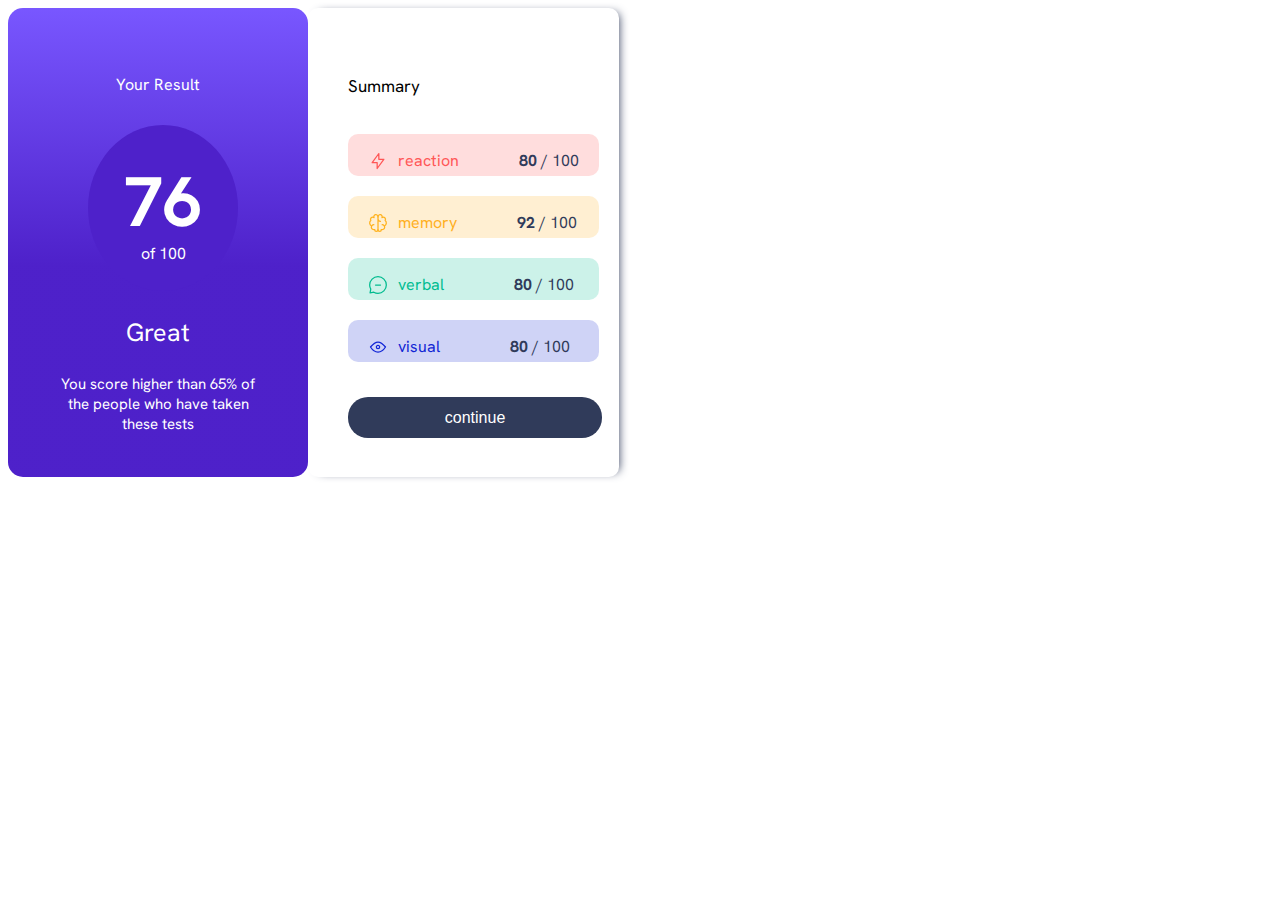
<file: index.html>
<!DOCTYPE html>
<html lang="en">
<head>
    <meta charset="UTF-8">
    <link rel="stylesheet" href="result.css">
    <style>
        @import url('https://fonts.googleapis.com/css2?family=Hanken+Grotesk:ital,wght@0,100..900;1,100..900&display=swap');
        </style>
    <meta http-equiv="X-UA-Compatible" content="IE=edge">
    <meta name="viewport" content="width=device-width, initial-scale=1.0">
    <title>Document</title>
</head>
<body>
    <div class="page">
        <div class="result">
            <p class="your">Your Result</p>
            <div class="score"><h1 class="seven">76</h1> <p>of 100</p></div>
            <p class="great">Great</p>
            <p class="text">You score higher than 65% of the people who have taken these tests</p>
        </div>

        <div class="summary">
            <p class="sum">Summary</p>
            <div class="reaction">
                <img src="icon-reaction.svg" alt="">
                <p class="reaction-text">reaction</p>
                <p class="reaction-score"><b>80</b> / 100</p>
            </div>
            <div class="memory">
                <img src="icon-memory.svg" alt="">
                <p class="memory-text">memory</p>
                <p class="memory-score"><b>92</b> / 100</p>
            </div>
            <div class="verbal">
                <img src="icon-verbal.svg" alt="">
                <p class="reaction-text">verbal</p>
                <p class="verbal-score"><b>80 </b>/ 100</p>
            </div>
            <div class="visual">
                <img src="icon-visual.svg" alt="">
                <p class="reaction-text">visual</p>
                <p class="visual-score"><b>80</b> / 100</p>
            </div>

        <button>continue</button>
        </div>

    </div>

</body>
</html>
</file>
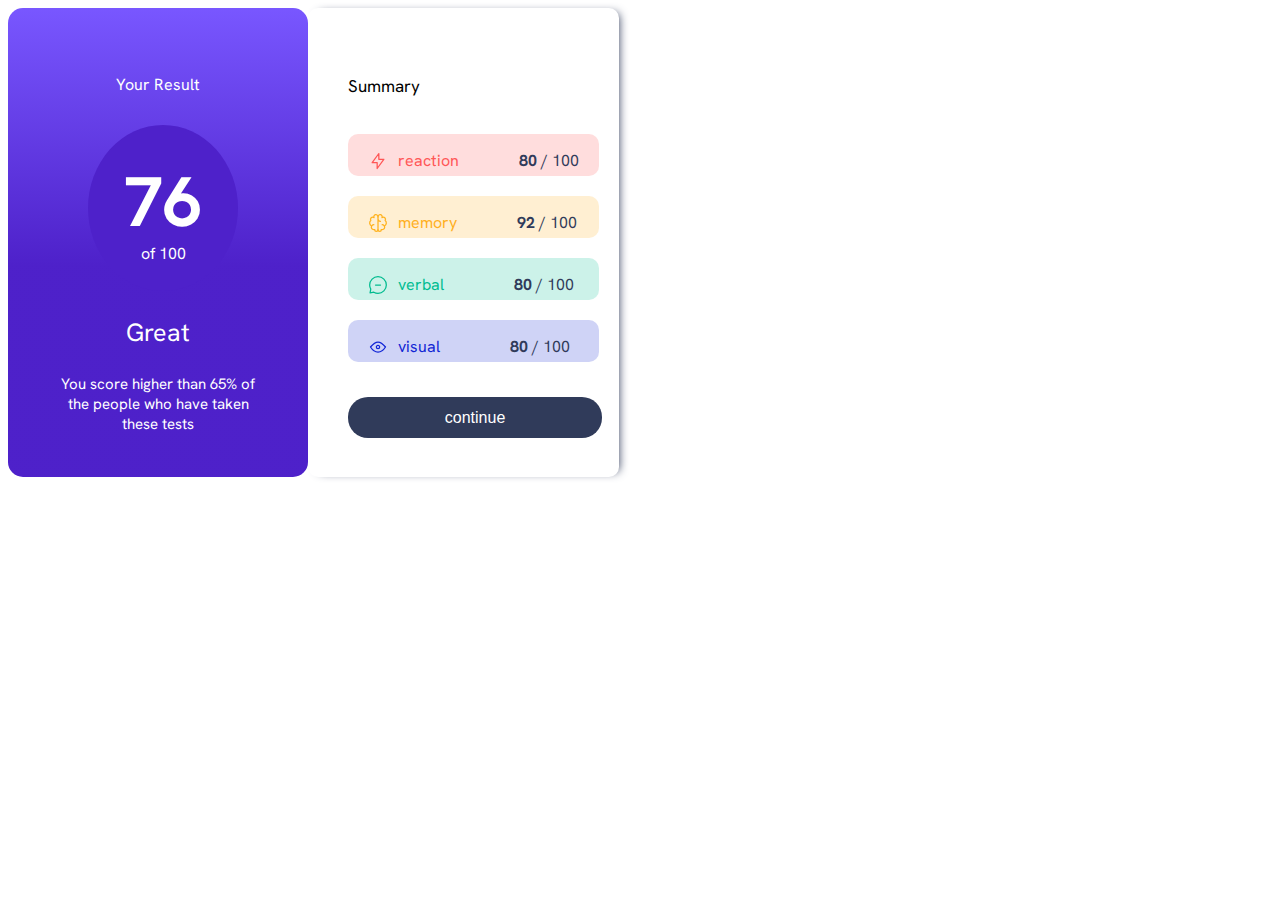
<file: result.html>
<!DOCTYPE html>
<html lang="en">
<head>
    <meta charset="UTF-8">
    <link rel="stylesheet" href="result.css">
    <style>
        @import url('https://fonts.googleapis.com/css2?family=Hanken+Grotesk:ital,wght@0,100..900;1,100..900&display=swap');
        </style>
    <meta http-equiv="X-UA-Compatible" content="IE=edge">
    <meta name="viewport" content="width=device-width, initial-scale=1.0">
    <title>Document</title>
</head>
<body>
    <div class="page">
        <div class="result">
            <p class="your">Your Result</p>
            <div class="score"><h1 class="seven">76</h1> <p>of 100</p></div>
            <p class="great">Great</p>
            <p class="text">You score higher than 65% of the people who have taken these tests</p>
        </div>

        <div class="summary">
            <p class="sum">Summary</p>
            <div class="reaction">
                <img src="icon-reaction.svg" alt="">
                <p class="reaction-text">reaction</p>
                <p class="reaction-score"><b>80</b> / 100</p>
            </div>
            <div class="memory">
                <img src="icon-memory.svg" alt="">
                <p class="memory-text">memory</p>
                <p class="memory-score"><b>92</b> / 100</p>
            </div>
            <div class="verbal">
                <img src="icon-verbal.svg" alt="">
                <p class="reaction-text">verbal</p>
                <p class="verbal-score"><b>80 </b>/ 100</p>
            </div>
            <div class="visual">
                <img src="icon-visual.svg" alt="">
                <p class="reaction-text">visual</p>
                <p class="visual-score"><b>80</b> / 100</p>
            </div>

        <button>continue</button>
        </div>

    </div>

</body>
</html>
</file>
<file: result.css>
body{
    display:grid;
    position: center;
    font-family: Hanken,Grotesk;
    color:hsl(0, 0%, 100%);
    
}


.page{
    display:flex;
    flex-direction:row;
    font-family: Hanken Grotesk;
    
   
}

.result{
    background:linear-gradient(to top,hsla(256, 72%, 46%, 1)45%, hsl(252, 100%, 67%));
    text-align: center;
    width: 200px;
    border-radius: 15px;
    padding: 50px;
    
}

.score{
    background-color: hsla(256, 72%, 46%, 1);
    width: 75%;;
    height: 45%;
    margin-left:15%;
    margin-top: 30px;
    border-radius:50%;
    display:flex;
    flex-direction: column;
    justify-content: center;
    align-items: center;
}
.seven{
    font-size: 70px;
    margin-bottom:-20px;
    margin-top: 20px;
}


.great{
    font-size:25px;
}

.text{
    font-size: 15px;
}


.summary{
    color:black;
    padding-top:50px;
    padding-left: 40px;
    display: flex;
    flex-direction: column;
    gap:20px;
    padding-right: 40px;
    box-shadow: 5px 0px 10px -5px hsl(224, 30%, 27%);
    border-radius: 10px;
   
}


.reaction,.memory,.verbal,.visual{
    display: flex;
    flex-direction: row;
    gap: 10px;
    height: 10%;
    width: 100%;
    border-radius: 10px;
    padding-left: 20px;
}

.reaction-score,.memory-score,.verbal-score,.visual-score{
    margin-left: 50px;
    color: hsl(224, 30%, 27%);
   
}

.reaction{
     background-color: hsla(0, 100%, 67%,0.2);
     color: hsl(0, 100%, 67%);
}

.memory{
    background-color: hsl(39, 100%, 56%,0.2);
    color: hsl(39, 100%, 56%);
}

.verbal{
    background-color: hsla(166, 100%, 37%,0.2);
    color: hsl(166, 100%, 37%);
 
}

.visual{
    background-color: hsla(234, 85%, 45%,0.2);
   color:  hsl(234, 85%, 45%);

  

}



.verbal-score,.visual-score{
    margin-left: 60px;
}

img{
    height: 20px;
    margin-top: 17px;
}



button{
    width: 110%;
    border-radius: 20px;
    height: 10%;
    margin-top: 15px;
    background-color:hsl(224, 30%, 27%) ;
    border: 0;
    color: hsl(0, 0%, 100%);
    font-size:16px ;
}

.sum{
    font-size: 17px;
}

@media all and (max-width:500px){
    .page{
        display: flex;
        flex-direction: column;
       
    }

    .result{
        width: 100%;
    }

    .summary{
        box-shadow: none;
        margin-top:-10px;
        padding:0;
      
    }

.reaction,.memory,.verbal,.visual,.sum{
    margin-left: 30px;
}

 button{
    margin-left: 30px;
}

 }
}
</file>
